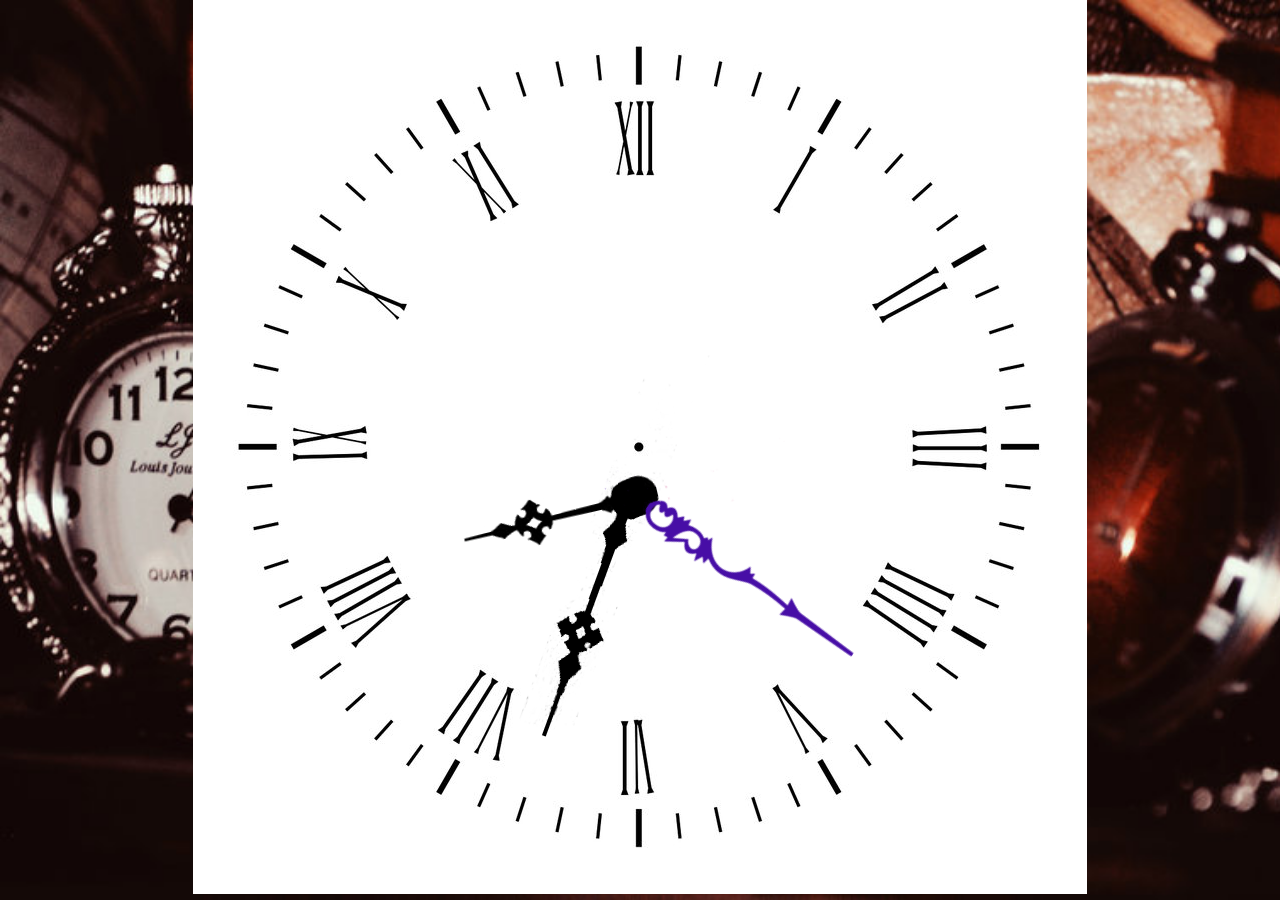
<file: AnalogClock/index.html>
<!DOCTYPE html>
<html>
<head lang="en">
    <meta charset="UTF-8">
    <title>虚拟时钟</title>
    <link href="css/analogClock.css" type="text/css" rel="stylesheet" />
</head>
<body>

    <div class="contain">
        <div class="hour hands" id="hour"></div>
        <div class="minute hands" id="minute"></div>
        <div class="second hands" id="second"></div>

    </div>

    <script src="js/analogClock.js"></script>

</body>
</html>
</file>
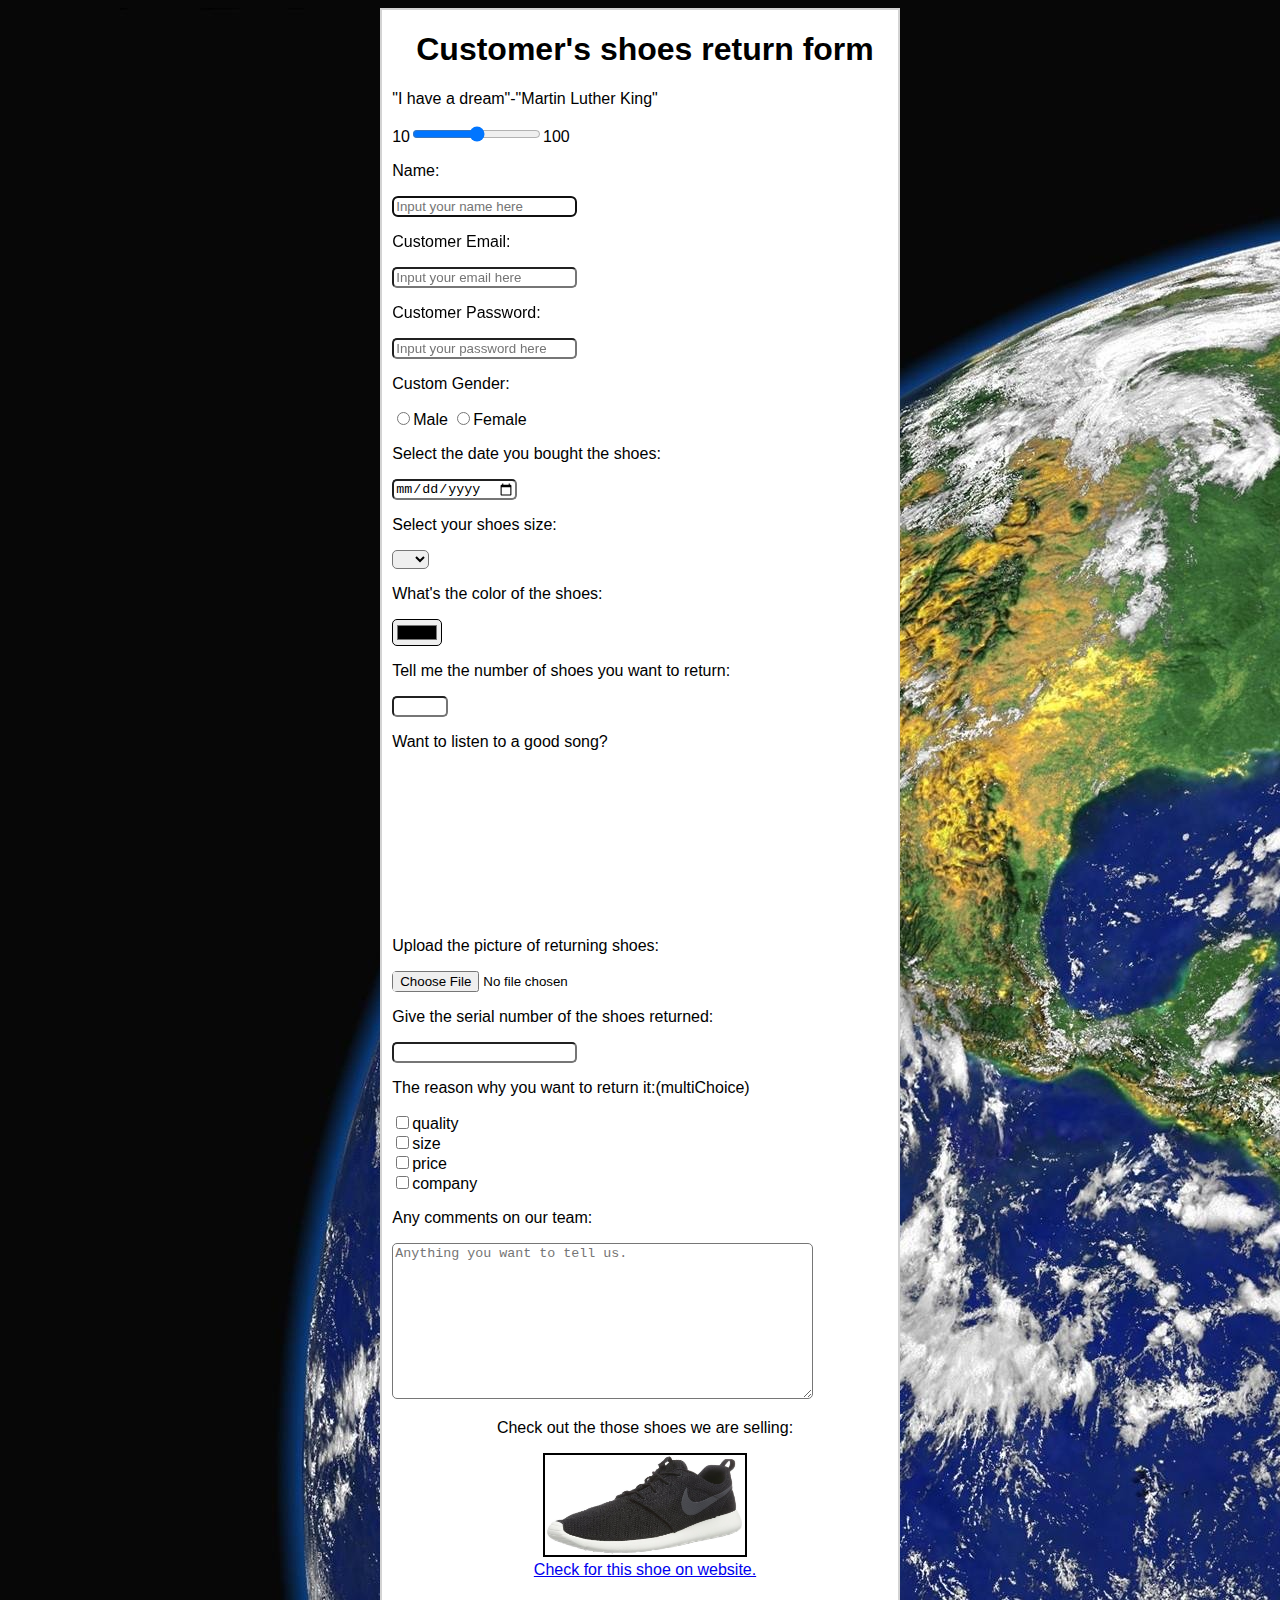
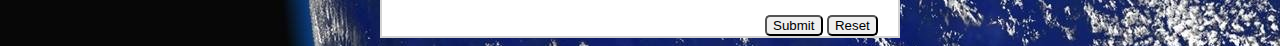
<file: form_creation/index.html>
<!doctype html>
<html>
<head>
    <meta charset="utf-8">
    <title>Form Creation</title>
    <link rel="stylesheet" href="css/myCss.css" type="text/css">
</head>

<body>
    <form class="container">

        <section class="title">
            <h1>Customer's shoes return form</h1>
            <p>"I have a dream"-"Martin Luther King"</p>
        </section>

        <section class="firstPart">
            <p>10<input id="range" type="range" min="10" max="100" name="range">100</p>
            <p>Name:</p>
            <input type="text" name="name" placeholder="Input your name here" autofocus><br/>
            <p>Customer Email:</p>
            <input type="email" name="email" placeholder="Input your email here" autofocus><br/>
            <p>Customer Password:</p>
            <input type="password" name="password" placeholder="Input your password here" autofocus><br/>
            <p>Custom Gender:</p>
            <input type="radio" name="gender">Male
            <input type="radio" name="gender">Female
            <p>Select the date you bought the shoes:</p>
            <input type="date" name="date">
            <p>Select your shoes size:</p>
            <select name="size">
                <option value=""></option>
                <option value="6">6</option>
                <option value="7">7</option>
                <option value="8">8</option>
                <option value="9">9</option>
                <option value="10">10</option>
            </select>
            <p>What's the color of the shoes:</p>
            <input type="color" name="color">
            <p>Tell me the number of shoes you want to return:</p>
            <input type="number" name="number" min="1" max="10">
            <p>Want to listen to a good song?</p>
        </section>

        <section class="video">
            <iframe width="auto" height="auto" src="https://www.youtube.com/embed/5NTqZ347TKY" frameborder="0" allowfullscreen></iframe>
        </section>

        <section class="secondPart">
            <p>Upload the picture of returning shoes:</p>
            <input type="file" name="file">
            <p>Give the serial number of the shoes returned:</p>
            <input type="text" name="serialNum">
            <p>The reason why you want to return it:(multiChoice)</p>
            <input type="checkbox" name="quality">quality<br/>
            <input type="checkbox" name="size">size<br/>
            <input type="checkbox" name="experience">price<br/>
            <input type="checkbox" name="experience">company<br/>
            <p>Any comments on our team:</p>
            <textarea  rows="10" cols="50" placeholder="Anything you want to tell us."></textarea>
        </section>

        <section class="shoe">
            <section class="image">
                <p>Check out the those shoes we are selling:</p>
                <div class="content">
                    <a id="super" target="_blank" href="images/shoe1.jpg">
                    <img id="shoe1" height="100" width="200" src="images/shoe1.jpg" />
                    </a>
                    <div id="desc"><a href="http://www.nike.com/us/en_us/?cp=EUNS_AFF_WG_DE_73669&ref=http%253A%252F%252Ftrack.webgains.com%252Fclick.html%253Fwgcampaignid%253D73669%2526wgprogramid%253D6375%2526clickref%253Dil8abbe6l40115i001s68%2526wgtarget%253Dhttp%253A%252F%252Fnike.com%252F"> Check for this shoe on website.<a/></div>
                </div>
            </section>
        </section>

        <br/>
        <br/>

        <section class="submitAndreset">
            <input type="submit" name="submit">
            <input type="reset">
        </section>

    </form>
</body>
</html>
</file>
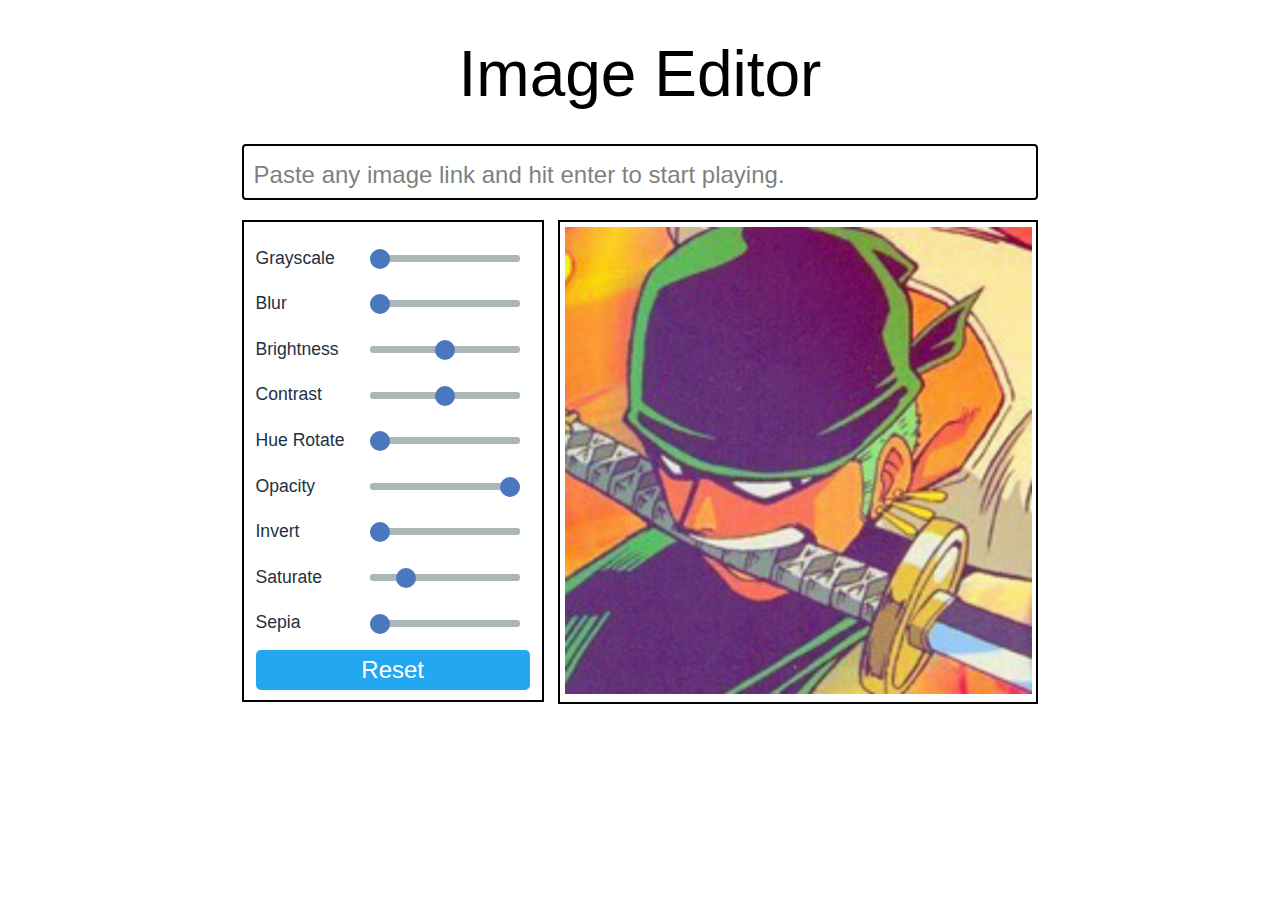
<file: ImgEditor/index.html>
<!doctype html>
<html>
<head>
    <meta charset="utf-8">
    <title>Image Editor</title>
    <link href="css/main.css" type="text/css" rel="stylesheet">
</head>
<body>
    <div class="wrapper">
        <h1>Image Editor</h1>

        <!--Form for collecting image URL-->
        <form id="urlBox" class="center">
            <input class="url-box" type="url" id="imgUrl" placeholder="Paste any image link and hit enter to start playing.">
        </form>

        <!--Controls for CSS filters via range input-->
        <div class="sliders">
            <form id="imageEditor">
                <p>
                    <label for="gs">Grayscale</label>
                    <input id="gs" name="gs" type="range" min="0" max="100" value="0">
                </p>

                <p>
                    <label for="blur">Blur</label>
                    <input id="blur" name="blur" type="range" min="0" max="10" value="0">
                </p>

                <p>
                    <label for="br">Brightness</label>
                    <input id="br" name="br" type="range" min="0" max="200" value="100">
                </p>

                <p>
                    <label for="ct">Contrast</label>
                    <input id="ct" name="ct" type="range" min="0" max="200" value="100">
                </p>

                <p>
                    <label for="huer">Hue Rotate</label>
                    <input id="huer" name="huer" type="range" min="0" max="360" value="0">
                </p>

                <p>
                    <label for="opacity">Opacity</label>
                    <input id="opacity" name="opacity" type="range" min="0" max="100" value="100">
                </p>

                <p>
                    <label for="invert">Invert</label>
                    <input id="invert" name="invert" type="range" min="0" max="100" value="0">
                </p>

                <p>
                    <label for="saturate">Saturate</label>
                    <input id="saturate" name="saturate" type="range" min="0" max="500" value="100">
                </p>

                <p>
                    <label for="sepia">Sepia</label>
                    <input id="sepia" name="sepia" type="range" min="0" max="100" value="0">
                </p>

                <input id="reset" type="reset" form="imageEditor" value="Reset">
            </form>
        </div>

        <!--container where image will be loaded-->
        <div id="imageContainer" class="center">
            <img src="images/aviary_heibai.jpg">
        </div>
    </div>

<script type="text/javascript" src="js/jquery-2.1.0.js"></script>
<script type="text/javascript" src="js/main.js"></script>

</body>
</html>
</file>
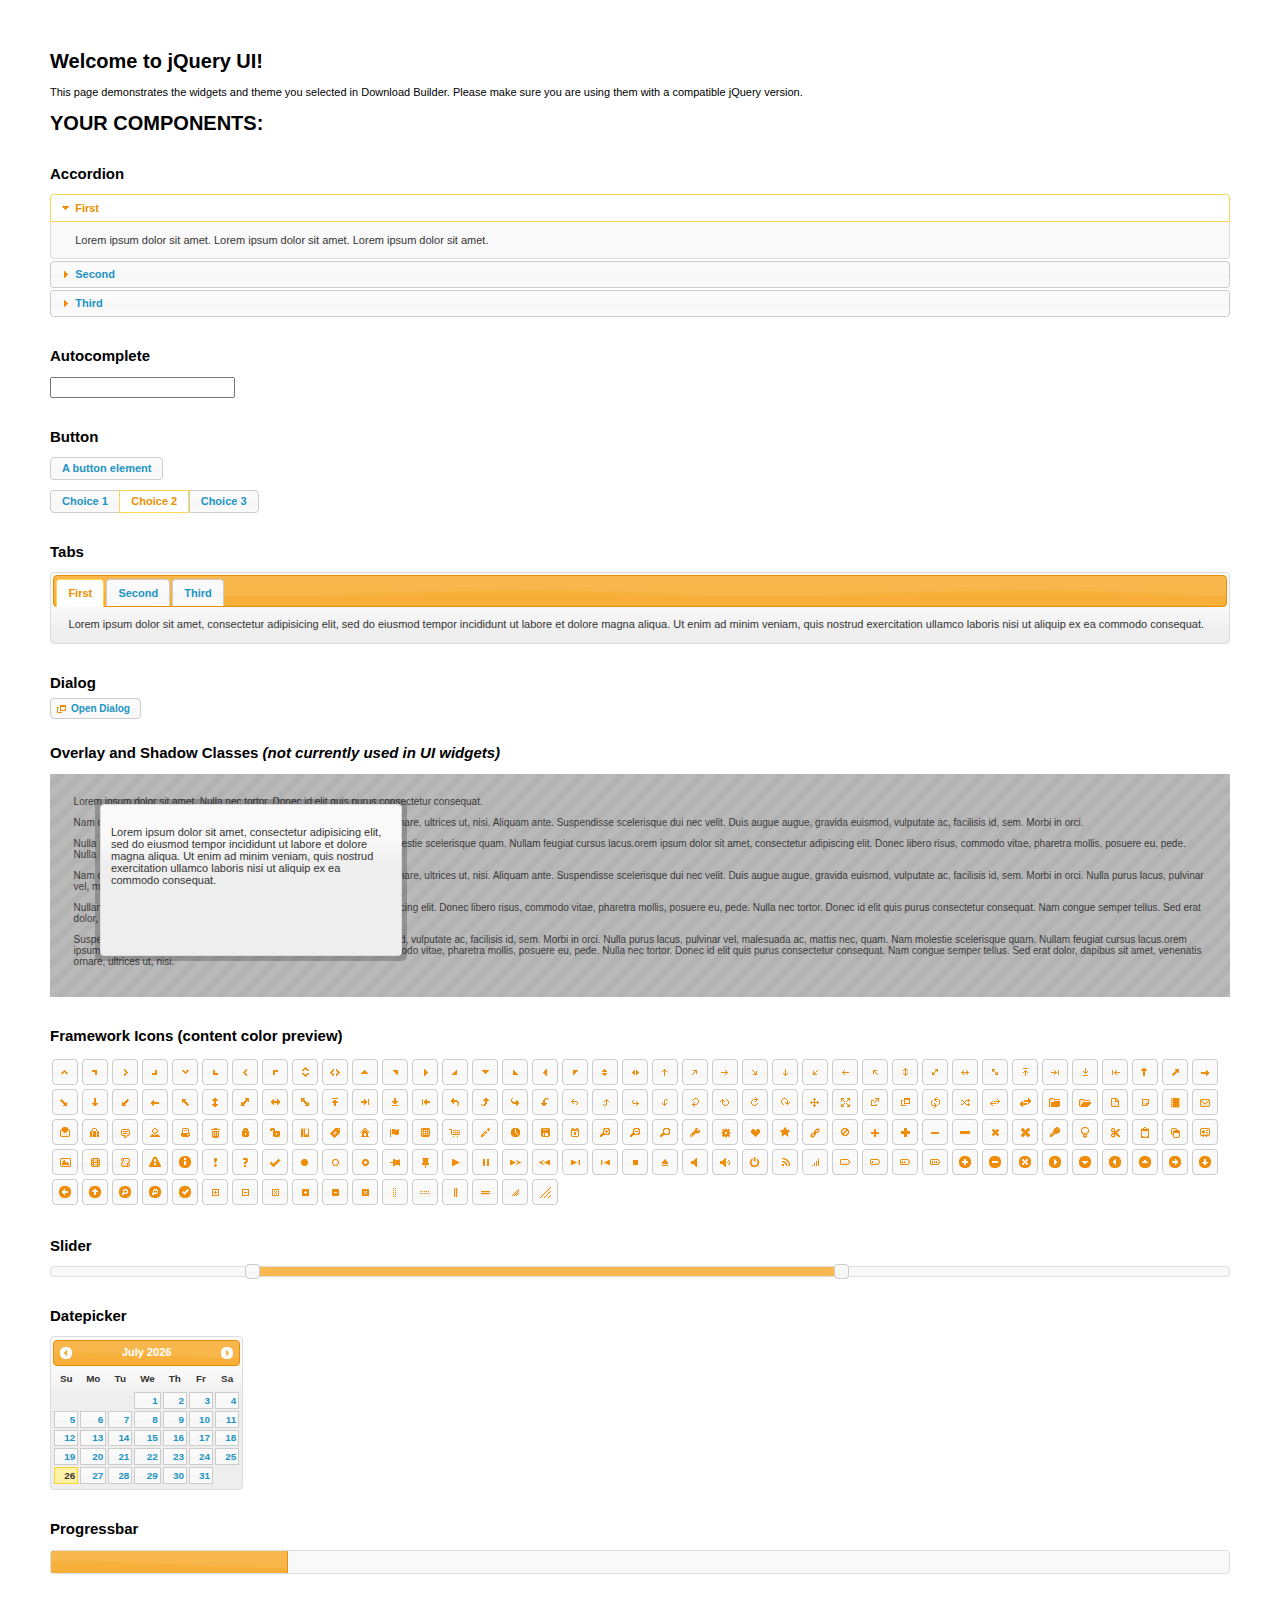
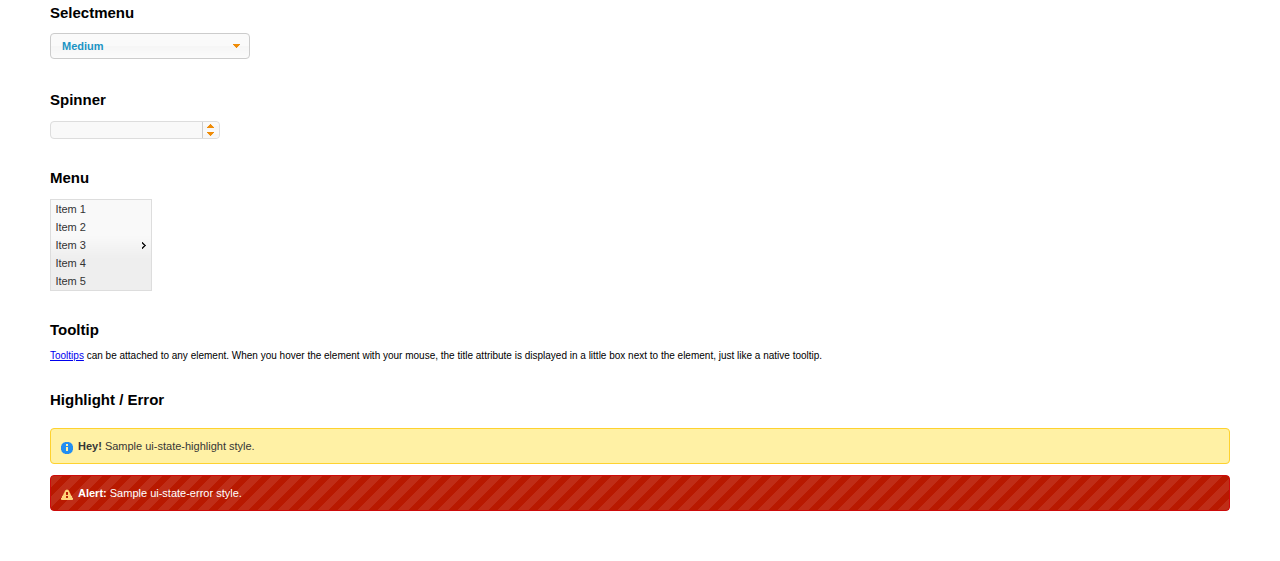
<file: portfolio/app/scripts/vendors/jquery-ui-1.11.4/index.html>
<!doctype html>
<html lang="us">
<head>
	<meta charset="utf-8">
	<title>jQuery UI Example Page</title>
	<link href="jquery-ui.css" rel="stylesheet">
	<style>
	body{
		font: 62.5% "Trebuchet MS", sans-serif;
		margin: 50px;
	}
	.demoHeaders {
		margin-top: 2em;
	}
	#dialog-link {
		padding: .4em 1em .4em 20px;
		text-decoration: none;
		position: relative;
	}
	#dialog-link span.ui-icon {
		margin: 0 5px 0 0;
		position: absolute;
		left: .2em;
		top: 50%;
		margin-top: -8px;
	}
	#icons {
		margin: 0;
		padding: 0;
	}
	#icons li {
		margin: 2px;
		position: relative;
		padding: 4px 0;
		cursor: pointer;
		float: left;
		list-style: none;
	}
	#icons span.ui-icon {
		float: left;
		margin: 0 4px;
	}
	.fakewindowcontain .ui-widget-overlay {
		position: absolute;
	}
	select {
		width: 200px;
	}
	</style>
</head>
<body>

<h1>Welcome to jQuery UI!</h1>

<div class="ui-widget">
	<p>This page demonstrates the widgets and theme you selected in Download Builder. Please make sure you are using them with a compatible jQuery version.</p>
</div>

<h1>YOUR COMPONENTS:</h1>


<!-- Accordion -->
<h2 class="demoHeaders">Accordion</h2>
<div id="accordion">
	<h3>First</h3>
	<div>Lorem ipsum dolor sit amet. Lorem ipsum dolor sit amet. Lorem ipsum dolor sit amet.</div>
	<h3>Second</h3>
	<div>Phasellus mattis tincidunt nibh.</div>
	<h3>Third</h3>
	<div>Nam dui erat, auctor a, dignissim quis.</div>
</div>



<!-- Autocomplete -->
<h2 class="demoHeaders">Autocomplete</h2>
<div>
	<input id="autocomplete" title="type &quot;a&quot;">
</div>



<!-- Button -->
<h2 class="demoHeaders">Button</h2>
<button id="button">A button element</button>
<form style="margin-top: 1em;">
	<div id="radioset">
		<input type="radio" id="radio1" name="radio"><label for="radio1">Choice 1</label>
		<input type="radio" id="radio2" name="radio" checked="checked"><label for="radio2">Choice 2</label>
		<input type="radio" id="radio3" name="radio"><label for="radio3">Choice 3</label>
	</div>
</form>



<!-- Tabs -->
<h2 class="demoHeaders">Tabs</h2>
<div id="tabs">
	<ul>
		<li><a href="#tabs-1">First</a></li>
		<li><a href="#tabs-2">Second</a></li>
		<li><a href="#tabs-3">Third</a></li>
	</ul>
	<div id="tabs-1">Lorem ipsum dolor sit amet, consectetur adipisicing elit, sed do eiusmod tempor incididunt ut labore et dolore magna aliqua. Ut enim ad minim veniam, quis nostrud exercitation ullamco laboris nisi ut aliquip ex ea commodo consequat.</div>
	<div id="tabs-2">Phasellus mattis tincidunt nibh. Cras orci urna, blandit id, pretium vel, aliquet ornare, felis. Maecenas scelerisque sem non nisl. Fusce sed lorem in enim dictum bibendum.</div>
	<div id="tabs-3">Nam dui erat, auctor a, dignissim quis, sollicitudin eu, felis. Pellentesque nisi urna, interdum eget, sagittis et, consequat vestibulum, lacus. Mauris porttitor ullamcorper augue.</div>
</div>



<!-- Dialog NOTE: Dialog is not generated by UI in this demo so it can be visually styled in themeroller-->
<h2 class="demoHeaders">Dialog</h2>
<p><a href="#" id="dialog-link" class="ui-state-default ui-corner-all"><span class="ui-icon ui-icon-newwin"></span>Open Dialog</a></p>

<h2 class="demoHeaders">Overlay and Shadow Classes <em>(not currently used in UI widgets)</em></h2>
<div style="position: relative; width: 96%; height: 200px; padding:1% 2%; overflow:hidden;" class="fakewindowcontain">
	<p>Lorem ipsum dolor sit amet,  Nulla nec tortor. Donec id elit quis purus consectetur consequat. </p><p>Nam congue semper tellus. Sed erat dolor, dapibus sit amet, venenatis ornare, ultrices ut, nisi. Aliquam ante. Suspendisse scelerisque dui nec velit. Duis augue augue, gravida euismod, vulputate ac, facilisis id, sem. Morbi in orci. </p><p>Nulla purus lacus, pulvinar vel, malesuada ac, mattis nec, quam. Nam molestie scelerisque quam. Nullam feugiat cursus lacus.orem ipsum dolor sit amet, consectetur adipiscing elit. Donec libero risus, commodo vitae, pharetra mollis, posuere eu, pede. Nulla nec tortor. Donec id elit quis purus consectetur consequat. </p><p>Nam congue semper tellus. Sed erat dolor, dapibus sit amet, venenatis ornare, ultrices ut, nisi. Aliquam ante. Suspendisse scelerisque dui nec velit. Duis augue augue, gravida euismod, vulputate ac, facilisis id, sem. Morbi in orci. Nulla purus lacus, pulvinar vel, malesuada ac, mattis nec, quam. Nam molestie scelerisque quam. </p><p>Nullam feugiat cursus lacus.orem ipsum dolor sit amet, consectetur adipiscing elit. Donec libero risus, commodo vitae, pharetra mollis, posuere eu, pede. Nulla nec tortor. Donec id elit quis purus consectetur consequat. Nam congue semper tellus. Sed erat dolor, dapibus sit amet, venenatis ornare, ultrices ut, nisi. Aliquam ante. </p><p>Suspendisse scelerisque dui nec velit. Duis augue augue, gravida euismod, vulputate ac, facilisis id, sem. Morbi in orci. Nulla purus lacus, pulvinar vel, malesuada ac, mattis nec, quam. Nam molestie scelerisque quam. Nullam feugiat cursus lacus.orem ipsum dolor sit amet, consectetur adipiscing elit. Donec libero risus, commodo vitae, pharetra mollis, posuere eu, pede. Nulla nec tortor. Donec id elit quis purus consectetur consequat. Nam congue semper tellus. Sed erat dolor, dapibus sit amet, venenatis ornare, ultrices ut, nisi. </p>

	<!-- ui-dialog -->
	<div class="ui-overlay"><div class="ui-widget-overlay"></div><div class="ui-widget-shadow ui-corner-all" style="width: 302px; height: 152px; position: absolute; left: 50px; top: 30px;"></div></div>
	<div style="position: absolute; width: 280px; height: 130px;left: 50px; top: 30px; padding: 10px;" class="ui-widget ui-widget-content ui-corner-all">
		<div class="ui-dialog-content ui-widget-content" style="background: none; border: 0;">
			<p>Lorem ipsum dolor sit amet, consectetur adipisicing elit, sed do eiusmod tempor incididunt ut labore et dolore magna aliqua. Ut enim ad minim veniam, quis nostrud exercitation ullamco laboris nisi ut aliquip ex ea commodo consequat.</p>
		</div>
	</div>

</div>

<!-- ui-dialog -->
<div id="dialog" title="Dialog Title">
	<p>Lorem ipsum dolor sit amet, consectetur adipisicing elit, sed do eiusmod tempor incididunt ut labore et dolore magna aliqua. Ut enim ad minim veniam, quis nostrud exercitation ullamco laboris nisi ut aliquip ex ea commodo consequat.</p>
</div>



<h2 class="demoHeaders">Framework Icons (content color preview)</h2>
<ul id="icons" class="ui-widget ui-helper-clearfix">
	<li class="ui-state-default ui-corner-all" title=".ui-icon-carat-1-n"><span class="ui-icon ui-icon-carat-1-n"></span></li>
	<li class="ui-state-default ui-corner-all" title=".ui-icon-carat-1-ne"><span class="ui-icon ui-icon-carat-1-ne"></span></li>
	<li class="ui-state-default ui-corner-all" title=".ui-icon-carat-1-e"><span class="ui-icon ui-icon-carat-1-e"></span></li>
	<li class="ui-state-default ui-corner-all" title=".ui-icon-carat-1-se"><span class="ui-icon ui-icon-carat-1-se"></span></li>
	<li class="ui-state-default ui-corner-all" title=".ui-icon-carat-1-s"><span class="ui-icon ui-icon-carat-1-s"></span></li>
	<li class="ui-state-default ui-corner-all" title=".ui-icon-carat-1-sw"><span class="ui-icon ui-icon-carat-1-sw"></span></li>
	<li class="ui-state-default ui-corner-all" title=".ui-icon-carat-1-w"><span class="ui-icon ui-icon-carat-1-w"></span></li>
	<li class="ui-state-default ui-corner-all" title=".ui-icon-carat-1-nw"><span class="ui-icon ui-icon-carat-1-nw"></span></li>
	<li class="ui-state-default ui-corner-all" title=".ui-icon-carat-2-n-s"><span class="ui-icon ui-icon-carat-2-n-s"></span></li>
	<li class="ui-state-default ui-corner-all" title=".ui-icon-carat-2-e-w"><span class="ui-icon ui-icon-carat-2-e-w"></span></li>
	<li class="ui-state-default ui-corner-all" title=".ui-icon-triangle-1-n"><span class="ui-icon ui-icon-triangle-1-n"></span></li>
	<li class="ui-state-default ui-corner-all" title=".ui-icon-triangle-1-ne"><span class="ui-icon ui-icon-triangle-1-ne"></span></li>
	<li class="ui-state-default ui-corner-all" title=".ui-icon-triangle-1-e"><span class="ui-icon ui-icon-triangle-1-e"></span></li>
	<li class="ui-state-default ui-corner-all" title=".ui-icon-triangle-1-se"><span class="ui-icon ui-icon-triangle-1-se"></span></li>
	<li class="ui-state-default ui-corner-all" title=".ui-icon-triangle-1-s"><span class="ui-icon ui-icon-triangle-1-s"></span></li>
	<li class="ui-state-default ui-corner-all" title=".ui-icon-triangle-1-sw"><span class="ui-icon ui-icon-triangle-1-sw"></span></li>
	<li class="ui-state-default ui-corner-all" title=".ui-icon-triangle-1-w"><span class="ui-icon ui-icon-triangle-1-w"></span></li>
	<li class="ui-state-default ui-corner-all" title=".ui-icon-triangle-1-nw"><span class="ui-icon ui-icon-triangle-1-nw"></span></li>
	<li class="ui-state-default ui-corner-all" title=".ui-icon-triangle-2-n-s"><span class="ui-icon ui-icon-triangle-2-n-s"></span></li>
	<li class="ui-state-default ui-corner-all" title=".ui-icon-triangle-2-e-w"><span class="ui-icon ui-icon-triangle-2-e-w"></span></li>
	<li class="ui-state-default ui-corner-all" title=".ui-icon-arrow-1-n"><span class="ui-icon ui-icon-arrow-1-n"></span></li>
	<li class="ui-state-default ui-corner-all" title=".ui-icon-arrow-1-ne"><span class="ui-icon ui-icon-arrow-1-ne"></span></li>
	<li class="ui-state-default ui-corner-all" title=".ui-icon-arrow-1-e"><span class="ui-icon ui-icon-arrow-1-e"></span></li>
	<li class="ui-state-default ui-corner-all" title=".ui-icon-arrow-1-se"><span class="ui-icon ui-icon-arrow-1-se"></span></li>
	<li class="ui-state-default ui-corner-all" title=".ui-icon-arrow-1-s"><span class="ui-icon ui-icon-arrow-1-s"></span></li>
	<li class="ui-state-default ui-corner-all" title=".ui-icon-arrow-1-sw"><span class="ui-icon ui-icon-arrow-1-sw"></span></li>
	<li class="ui-state-default ui-corner-all" title=".ui-icon-arrow-1-w"><span class="ui-icon ui-icon-arrow-1-w"></span></li>
	<li class="ui-state-default ui-corner-all" title=".ui-icon-arrow-1-nw"><span class="ui-icon ui-icon-arrow-1-nw"></span></li>
	<li class="ui-state-default ui-corner-all" title=".ui-icon-arrow-2-n-s"><span class="ui-icon ui-icon-arrow-2-n-s"></span></li>
	<li class="ui-state-default ui-corner-all" title=".ui-icon-arrow-2-ne-sw"><span class="ui-icon ui-icon-arrow-2-ne-sw"></span></li>
	<li class="ui-state-default ui-corner-all" title=".ui-icon-arrow-2-e-w"><span class="ui-icon ui-icon-arrow-2-e-w"></span></li>
	<li class="ui-state-default ui-corner-all" title=".ui-icon-arrow-2-se-nw"><span class="ui-icon ui-icon-arrow-2-se-nw"></span></li>
	<li class="ui-state-default ui-corner-all" title=".ui-icon-arrowstop-1-n"><span class="ui-icon ui-icon-arrowstop-1-n"></span></li>
	<li class="ui-state-default ui-corner-all" title=".ui-icon-arrowstop-1-e"><span class="ui-icon ui-icon-arrowstop-1-e"></span></li>
	<li class="ui-state-default ui-corner-all" title=".ui-icon-arrowstop-1-s"><span class="ui-icon ui-icon-arrowstop-1-s"></span></li>
	<li class="ui-state-default ui-corner-all" title=".ui-icon-arrowstop-1-w"><span class="ui-icon ui-icon-arrowstop-1-w"></span></li>
	<li class="ui-state-default ui-corner-all" title=".ui-icon-arrowthick-1-n"><span class="ui-icon ui-icon-arrowthick-1-n"></span></li>
	<li class="ui-state-default ui-corner-all" title=".ui-icon-arrowthick-1-ne"><span class="ui-icon ui-icon-arrowthick-1-ne"></span></li>
	<li class="ui-state-default ui-corner-all" title=".ui-icon-arrowthick-1-e"><span class="ui-icon ui-icon-arrowthick-1-e"></span></li>
	<li class="ui-state-default ui-corner-all" title=".ui-icon-arrowthick-1-se"><span class="ui-icon ui-icon-arrowthick-1-se"></span></li>
	<li class="ui-state-default ui-corner-all" title=".ui-icon-arrowthick-1-s"><span class="ui-icon ui-icon-arrowthick-1-s"></span></li>
	<li class="ui-state-default ui-corner-all" title=".ui-icon-arrowthick-1-sw"><span class="ui-icon ui-icon-arrowthick-1-sw"></span></li>
	<li class="ui-state-default ui-corner-all" title=".ui-icon-arrowthick-1-w"><span class="ui-icon ui-icon-arrowthick-1-w"></span></li>
	<li class="ui-state-default ui-corner-all" title=".ui-icon-arrowthick-1-nw"><span class="ui-icon ui-icon-arrowthick-1-nw"></span></li>
	<li class="ui-state-default ui-corner-all" title=".ui-icon-arrowthick-2-n-s"><span class="ui-icon ui-icon-arrowthick-2-n-s"></span></li>
	<li class="ui-state-default ui-corner-all" title=".ui-icon-arrowthick-2-ne-sw"><span class="ui-icon ui-icon-arrowthick-2-ne-sw"></span></li>
	<li class="ui-state-default ui-corner-all" title=".ui-icon-arrowthick-2-e-w"><span class="ui-icon ui-icon-arrowthick-2-e-w"></span></li>
	<li class="ui-state-default ui-corner-all" title=".ui-icon-arrowthick-2-se-nw"><span class="ui-icon ui-icon-arrowthick-2-se-nw"></span></li>
	<li class="ui-state-default ui-corner-all" title=".ui-icon-arrowthickstop-1-n"><span class="ui-icon ui-icon-arrowthickstop-1-n"></span></li>
	<li class="ui-state-default ui-corner-all" title=".ui-icon-arrowthickstop-1-e"><span class="ui-icon ui-icon-arrowthickstop-1-e"></span></li>
	<li class="ui-state-default ui-corner-all" title=".ui-icon-arrowthickstop-1-s"><span class="ui-icon ui-icon-arrowthickstop-1-s"></span></li>
	<li class="ui-state-default ui-corner-all" title=".ui-icon-arrowthickstop-1-w"><span class="ui-icon ui-icon-arrowthickstop-1-w"></span></li>
	<li class="ui-state-default ui-corner-all" title=".ui-icon-arrowreturnthick-1-w"><span class="ui-icon ui-icon-arrowreturnthick-1-w"></span></li>
	<li class="ui-state-default ui-corner-all" title=".ui-icon-arrowreturnthick-1-n"><span class="ui-icon ui-icon-arrowreturnthick-1-n"></span></li>
	<li class="ui-state-default ui-corner-all" title=".ui-icon-arrowreturnthick-1-e"><span class="ui-icon ui-icon-arrowreturnthick-1-e"></span></li>
	<li class="ui-state-default ui-corner-all" title=".ui-icon-arrowreturnthick-1-s"><span class="ui-icon ui-icon-arrowreturnthick-1-s"></span></li>
	<li class="ui-state-default ui-corner-all" title=".ui-icon-arrowreturn-1-w"><span class="ui-icon ui-icon-arrowreturn-1-w"></span></li>
	<li class="ui-state-default ui-corner-all" title=".ui-icon-arrowreturn-1-n"><span class="ui-icon ui-icon-arrowreturn-1-n"></span></li>
	<li class="ui-state-default ui-corner-all" title=".ui-icon-arrowreturn-1-e"><span class="ui-icon ui-icon-arrowreturn-1-e"></span></li>
	<li class="ui-state-default ui-corner-all" title=".ui-icon-arrowreturn-1-s"><span class="ui-icon ui-icon-arrowreturn-1-s"></span></li>
	<li class="ui-state-default ui-corner-all" title=".ui-icon-arrowrefresh-1-w"><span class="ui-icon ui-icon-arrowrefresh-1-w"></span></li>
	<li class="ui-state-default ui-corner-all" title=".ui-icon-arrowrefresh-1-n"><span class="ui-icon ui-icon-arrowrefresh-1-n"></span></li>
	<li class="ui-state-default ui-corner-all" title=".ui-icon-arrowrefresh-1-e"><span class="ui-icon ui-icon-arrowrefresh-1-e"></span></li>
	<li class="ui-state-default ui-corner-all" title=".ui-icon-arrowrefresh-1-s"><span class="ui-icon ui-icon-arrowrefresh-1-s"></span></li>
	<li class="ui-state-default ui-corner-all" title=".ui-icon-arrow-4"><span class="ui-icon ui-icon-arrow-4"></span></li>
	<li class="ui-state-default ui-corner-all" title=".ui-icon-arrow-4-diag"><span class="ui-icon ui-icon-arrow-4-diag"></span></li>
	<li class="ui-state-default ui-corner-all" title=".ui-icon-extlink"><span class="ui-icon ui-icon-extlink"></span></li>
	<li class="ui-state-default ui-corner-all" title=".ui-icon-newwin"><span class="ui-icon ui-icon-newwin"></span></li>
	<li class="ui-state-default ui-corner-all" title=".ui-icon-refresh"><span class="ui-icon ui-icon-refresh"></span></li>
	<li class="ui-state-default ui-corner-all" title=".ui-icon-shuffle"><span class="ui-icon ui-icon-shuffle"></span></li>
	<li class="ui-state-default ui-corner-all" title=".ui-icon-transfer-e-w"><span class="ui-icon ui-icon-transfer-e-w"></span></li>
	<li class="ui-state-default ui-corner-all" title=".ui-icon-transferthick-e-w"><span class="ui-icon ui-icon-transferthick-e-w"></span></li>
	<li class="ui-state-default ui-corner-all" title=".ui-icon-folder-collapsed"><span class="ui-icon ui-icon-folder-collapsed"></span></li>
	<li class="ui-state-default ui-corner-all" title=".ui-icon-folder-open"><span class="ui-icon ui-icon-folder-open"></span></li>
	<li class="ui-state-default ui-corner-all" title=".ui-icon-document"><span class="ui-icon ui-icon-document"></span></li>
	<li class="ui-state-default ui-corner-all" title=".ui-icon-document-b"><span class="ui-icon ui-icon-document-b"></span></li>
	<li class="ui-state-default ui-corner-all" title=".ui-icon-note"><span class="ui-icon ui-icon-note"></span></li>
	<li class="ui-state-default ui-corner-all" title=".ui-icon-mail-closed"><span class="ui-icon ui-icon-mail-closed"></span></li>
	<li class="ui-state-default ui-corner-all" title=".ui-icon-mail-open"><span class="ui-icon ui-icon-mail-open"></span></li>
	<li class="ui-state-default ui-corner-all" title=".ui-icon-suitcase"><span class="ui-icon ui-icon-suitcase"></span></li>
	<li class="ui-state-default ui-corner-all" title=".ui-icon-comment"><span class="ui-icon ui-icon-comment"></span></li>
	<li class="ui-state-default ui-corner-all" title=".ui-icon-person"><span class="ui-icon ui-icon-person"></span></li>
	<li class="ui-state-default ui-corner-all" title=".ui-icon-print"><span class="ui-icon ui-icon-print"></span></li>
	<li class="ui-state-default ui-corner-all" title=".ui-icon-trash"><span class="ui-icon ui-icon-trash"></span></li>
	<li class="ui-state-default ui-corner-all" title=".ui-icon-locked"><span class="ui-icon ui-icon-locked"></span></li>
	<li class="ui-state-default ui-corner-all" title=".ui-icon-unlocked"><span class="ui-icon ui-icon-unlocked"></span></li>
	<li class="ui-state-default ui-corner-all" title=".ui-icon-bookmark"><span class="ui-icon ui-icon-bookmark"></span></li>
	<li class="ui-state-default ui-corner-all" title=".ui-icon-tag"><span class="ui-icon ui-icon-tag"></span></li>
	<li class="ui-state-default ui-corner-all" title=".ui-icon-home"><span class="ui-icon ui-icon-home"></span></li>
	<li class="ui-state-default ui-corner-all" title=".ui-icon-flag"><span class="ui-icon ui-icon-flag"></span></li>
	<li class="ui-state-default ui-corner-all" title=".ui-icon-calculator"><span class="ui-icon ui-icon-calculator"></span></li>
	<li class="ui-state-default ui-corner-all" title=".ui-icon-cart"><span class="ui-icon ui-icon-cart"></span></li>
	<li class="ui-state-default ui-corner-all" title=".ui-icon-pencil"><span class="ui-icon ui-icon-pencil"></span></li>
	<li class="ui-state-default ui-corner-all" title=".ui-icon-clock"><span class="ui-icon ui-icon-clock"></span></li>
	<li class="ui-state-default ui-corner-all" title=".ui-icon-disk"><span class="ui-icon ui-icon-disk"></span></li>
	<li class="ui-state-default ui-corner-all" title=".ui-icon-calendar"><span class="ui-icon ui-icon-calendar"></span></li>
	<li class="ui-state-default ui-corner-all" title=".ui-icon-zoomin"><span class="ui-icon ui-icon-zoomin"></span></li>
	<li class="ui-state-default ui-corner-all" title=".ui-icon-zoomout"><span class="ui-icon ui-icon-zoomout"></span></li>
	<li class="ui-state-default ui-corner-all" title=".ui-icon-search"><span class="ui-icon ui-icon-search"></span></li>
	<li class="ui-state-default ui-corner-all" title=".ui-icon-wrench"><span class="ui-icon ui-icon-wrench"></span></li>
	<li class="ui-state-default ui-corner-all" title=".ui-icon-gear"><span class="ui-icon ui-icon-gear"></span></li>
	<li class="ui-state-default ui-corner-all" title=".ui-icon-heart"><span class="ui-icon ui-icon-heart"></span></li>
	<li class="ui-state-default ui-corner-all" title=".ui-icon-star"><span class="ui-icon ui-icon-star"></span></li>
	<li class="ui-state-default ui-corner-all" title=".ui-icon-link"><span class="ui-icon ui-icon-link"></span></li>
	<li class="ui-state-default ui-corner-all" title=".ui-icon-cancel"><span class="ui-icon ui-icon-cancel"></span></li>
	<li class="ui-state-default ui-corner-all" title=".ui-icon-plus"><span class="ui-icon ui-icon-plus"></span></li>
	<li class="ui-state-default ui-corner-all" title=".ui-icon-plusthick"><span class="ui-icon ui-icon-plusthick"></span></li>
	<li class="ui-state-default ui-corner-all" title=".ui-icon-minus"><span class="ui-icon ui-icon-minus"></span></li>
	<li class="ui-state-default ui-corner-all" title=".ui-icon-minusthick"><span class="ui-icon ui-icon-minusthick"></span></li>
	<li class="ui-state-default ui-corner-all" title=".ui-icon-close"><span class="ui-icon ui-icon-close"></span></li>
	<li class="ui-state-default ui-corner-all" title=".ui-icon-closethick"><span class="ui-icon ui-icon-closethick"></span></li>
	<li class="ui-state-default ui-corner-all" title=".ui-icon-key"><span class="ui-icon ui-icon-key"></span></li>
	<li class="ui-state-default ui-corner-all" title=".ui-icon-lightbulb"><span class="ui-icon ui-icon-lightbulb"></span></li>
	<li class="ui-state-default ui-corner-all" title=".ui-icon-scissors"><span class="ui-icon ui-icon-scissors"></span></li>
	<li class="ui-state-default ui-corner-all" title=".ui-icon-clipboard"><span class="ui-icon ui-icon-clipboard"></span></li>
	<li class="ui-state-default ui-corner-all" title=".ui-icon-copy"><span class="ui-icon ui-icon-copy"></span></li>
	<li class="ui-state-default ui-corner-all" title=".ui-icon-contact"><span class="ui-icon ui-icon-contact"></span></li>
	<li class="ui-state-default ui-corner-all" title=".ui-icon-image"><span class="ui-icon ui-icon-image"></span></li>
	<li class="ui-state-default ui-corner-all" title=".ui-icon-video"><span class="ui-icon ui-icon-video"></span></li>
	<li class="ui-state-default ui-corner-all" title=".ui-icon-script"><span class="ui-icon ui-icon-script"></span></li>
	<li class="ui-state-default ui-corner-all" title=".ui-icon-alert"><span class="ui-icon ui-icon-alert"></span></li>
	<li class="ui-state-default ui-corner-all" title=".ui-icon-info"><span class="ui-icon ui-icon-info"></span></li>
	<li class="ui-state-default ui-corner-all" title=".ui-icon-notice"><span class="ui-icon ui-icon-notice"></span></li>
	<li class="ui-state-default ui-corner-all" title=".ui-icon-help"><span class="ui-icon ui-icon-help"></span></li>
	<li class="ui-state-default ui-corner-all" title=".ui-icon-check"><span class="ui-icon ui-icon-check"></span></li>
	<li class="ui-state-default ui-corner-all" title=".ui-icon-bullet"><span class="ui-icon ui-icon-bullet"></span></li>
	<li class="ui-state-default ui-corner-all" title=".ui-icon-radio-off"><span class="ui-icon ui-icon-radio-off"></span></li>
	<li class="ui-state-default ui-corner-all" title=".ui-icon-radio-on"><span class="ui-icon ui-icon-radio-on"></span></li>
	<li class="ui-state-default ui-corner-all" title=".ui-icon-pin-w"><span class="ui-icon ui-icon-pin-w"></span></li>
	<li class="ui-state-default ui-corner-all" title=".ui-icon-pin-s"><span class="ui-icon ui-icon-pin-s"></span></li>
	<li class="ui-state-default ui-corner-all" title=".ui-icon-play"><span class="ui-icon ui-icon-play"></span></li>
	<li class="ui-state-default ui-corner-all" title=".ui-icon-pause"><span class="ui-icon ui-icon-pause"></span></li>
	<li class="ui-state-default ui-corner-all" title=".ui-icon-seek-next"><span class="ui-icon ui-icon-seek-next"></span></li>
	<li class="ui-state-default ui-corner-all" title=".ui-icon-seek-prev"><span class="ui-icon ui-icon-seek-prev"></span></li>
	<li class="ui-state-default ui-corner-all" title=".ui-icon-seek-end"><span class="ui-icon ui-icon-seek-end"></span></li>
	<li class="ui-state-default ui-corner-all" title=".ui-icon-seek-first"><span class="ui-icon ui-icon-seek-first"></span></li>
	<li class="ui-state-default ui-corner-all" title=".ui-icon-stop"><span class="ui-icon ui-icon-stop"></span></li>
	<li class="ui-state-default ui-corner-all" title=".ui-icon-eject"><span class="ui-icon ui-icon-eject"></span></li>
	<li class="ui-state-default ui-corner-all" title=".ui-icon-volume-off"><span class="ui-icon ui-icon-volume-off"></span></li>
	<li class="ui-state-default ui-corner-all" title=".ui-icon-volume-on"><span class="ui-icon ui-icon-volume-on"></span></li>
	<li class="ui-state-default ui-corner-all" title=".ui-icon-power"><span class="ui-icon ui-icon-power"></span></li>
	<li class="ui-state-default ui-corner-all" title=".ui-icon-signal-diag"><span class="ui-icon ui-icon-signal-diag"></span></li>
	<li class="ui-state-default ui-corner-all" title=".ui-icon-signal"><span class="ui-icon ui-icon-signal"></span></li>
	<li class="ui-state-default ui-corner-all" title=".ui-icon-battery-0"><span class="ui-icon ui-icon-battery-0"></span></li>
	<li class="ui-state-default ui-corner-all" title=".ui-icon-battery-1"><span class="ui-icon ui-icon-battery-1"></span></li>
	<li class="ui-state-default ui-corner-all" title=".ui-icon-battery-2"><span class="ui-icon ui-icon-battery-2"></span></li>
	<li class="ui-state-default ui-corner-all" title=".ui-icon-battery-3"><span class="ui-icon ui-icon-battery-3"></span></li>
	<li class="ui-state-default ui-corner-all" title=".ui-icon-circle-plus"><span class="ui-icon ui-icon-circle-plus"></span></li>
	<li class="ui-state-default ui-corner-all" title=".ui-icon-circle-minus"><span class="ui-icon ui-icon-circle-minus"></span></li>
	<li class="ui-state-default ui-corner-all" title=".ui-icon-circle-close"><span class="ui-icon ui-icon-circle-close"></span></li>
	<li class="ui-state-default ui-corner-all" title=".ui-icon-circle-triangle-e"><span class="ui-icon ui-icon-circle-triangle-e"></span></li>
	<li class="ui-state-default ui-corner-all" title=".ui-icon-circle-triangle-s"><span class="ui-icon ui-icon-circle-triangle-s"></span></li>
	<li class="ui-state-default ui-corner-all" title=".ui-icon-circle-triangle-w"><span class="ui-icon ui-icon-circle-triangle-w"></span></li>
	<li class="ui-state-default ui-corner-all" title=".ui-icon-circle-triangle-n"><span class="ui-icon ui-icon-circle-triangle-n"></span></li>
	<li class="ui-state-default ui-corner-all" title=".ui-icon-circle-arrow-e"><span class="ui-icon ui-icon-circle-arrow-e"></span></li>
	<li class="ui-state-default ui-corner-all" title=".ui-icon-circle-arrow-s"><span class="ui-icon ui-icon-circle-arrow-s"></span></li>
	<li class="ui-state-default ui-corner-all" title=".ui-icon-circle-arrow-w"><span class="ui-icon ui-icon-circle-arrow-w"></span></li>
	<li class="ui-state-default ui-corner-all" title=".ui-icon-circle-arrow-n"><span class="ui-icon ui-icon-circle-arrow-n"></span></li>
	<li class="ui-state-default ui-corner-all" title=".ui-icon-circle-zoomin"><span class="ui-icon ui-icon-circle-zoomin"></span></li>
	<li class="ui-state-default ui-corner-all" title=".ui-icon-circle-zoomout"><span class="ui-icon ui-icon-circle-zoomout"></span></li>
	<li class="ui-state-default ui-corner-all" title=".ui-icon-circle-check"><span class="ui-icon ui-icon-circle-check"></span></li>
	<li class="ui-state-default ui-corner-all" title=".ui-icon-circlesmall-plus"><span class="ui-icon ui-icon-circlesmall-plus"></span></li>
	<li class="ui-state-default ui-corner-all" title=".ui-icon-circlesmall-minus"><span class="ui-icon ui-icon-circlesmall-minus"></span></li>
	<li class="ui-state-default ui-corner-all" title=".ui-icon-circlesmall-close"><span class="ui-icon ui-icon-circlesmall-close"></span></li>
	<li class="ui-state-default ui-corner-all" title=".ui-icon-squaresmall-plus"><span class="ui-icon ui-icon-squaresmall-plus"></span></li>
	<li class="ui-state-default ui-corner-all" title=".ui-icon-squaresmall-minus"><span class="ui-icon ui-icon-squaresmall-minus"></span></li>
	<li class="ui-state-default ui-corner-all" title=".ui-icon-squaresmall-close"><span class="ui-icon ui-icon-squaresmall-close"></span></li>
	<li class="ui-state-default ui-corner-all" title=".ui-icon-grip-dotted-vertical"><span class="ui-icon ui-icon-grip-dotted-vertical"></span></li>
	<li class="ui-state-default ui-corner-all" title=".ui-icon-grip-dotted-horizontal"><span class="ui-icon ui-icon-grip-dotted-horizontal"></span></li>
	<li class="ui-state-default ui-corner-all" title=".ui-icon-grip-solid-vertical"><span class="ui-icon ui-icon-grip-solid-vertical"></span></li>
	<li class="ui-state-default ui-corner-all" title=".ui-icon-grip-solid-horizontal"><span class="ui-icon ui-icon-grip-solid-horizontal"></span></li>
	<li class="ui-state-default ui-corner-all" title=".ui-icon-gripsmall-diagonal-se"><span class="ui-icon ui-icon-gripsmall-diagonal-se"></span></li>
	<li class="ui-state-default ui-corner-all" title=".ui-icon-grip-diagonal-se"><span class="ui-icon ui-icon-grip-diagonal-se"></span></li>
</ul>


<!-- Slider -->
<h2 class="demoHeaders">Slider</h2>
<div id="slider"></div>



<!-- Datepicker -->
<h2 class="demoHeaders">Datepicker</h2>
<div id="datepicker"></div>



<!-- Progressbar -->
<h2 class="demoHeaders">Progressbar</h2>
<div id="progressbar"></div>



<!-- Progressbar -->
<h2 class="demoHeaders">Selectmenu</h2>
<select id="selectmenu">
	<option>Slower</option>
	<option>Slow</option>
	<option selected="selected">Medium</option>
	<option>Fast</option>
	<option>Faster</option>
</select>



<!-- Spinner -->
<h2 class="demoHeaders">Spinner</h2>
<input id="spinner">



<!-- Menu -->
<h2 class="demoHeaders">Menu</h2>
<ul style="width:100px;" id="menu">
	<li>Item 1</li>
	<li>Item 2</li>
	<li>Item 3
		<ul>
			<li>Item 3-1</li>
			<li>Item 3-2</li>
			<li>Item 3-3</li>
			<li>Item 3-4</li>
			<li>Item 3-5</li>
		</ul>
	</li>
	<li>Item 4</li>
	<li>Item 5</li>
</ul>



<!-- Tooltip -->
<h2 class="demoHeaders">Tooltip</h2>
<p id="tooltip">
	<a href="#" title="That&apos;s what this widget is">Tooltips</a> can be attached to any element. When you hover
the element with your mouse, the title attribute is displayed in a little box next to the element, just like a native tooltip.
</p>


<!-- Highlight / Error -->
<h2 class="demoHeaders">Highlight / Error</h2>
<div class="ui-widget">
	<div class="ui-state-highlight ui-corner-all" style="margin-top: 20px; padding: 0 .7em;">
		<p><span class="ui-icon ui-icon-info" style="float: left; margin-right: .3em;"></span>
		<strong>Hey!</strong> Sample ui-state-highlight style.</p>
	</div>
</div>
<br>
<div class="ui-widget">
	<div class="ui-state-error ui-corner-all" style="padding: 0 .7em;">
		<p><span class="ui-icon ui-icon-alert" style="float: left; margin-right: .3em;"></span>
		<strong>Alert:</strong> Sample ui-state-error style.</p>
	</div>
</div>

<script src="external/jquery/jquery.js"></script>
<script src="jquery-ui.js"></script>
<script>

$( "#accordion" ).accordion();



var availableTags = [
	"ActionScript",
	"AppleScript",
	"Asp",
	"BASIC",
	"C",
	"C++",
	"Clojure",
	"COBOL",
	"ColdFusion",
	"Erlang",
	"Fortran",
	"Groovy",
	"Haskell",
	"Java",
	"JavaScript",
	"Lisp",
	"Perl",
	"PHP",
	"Python",
	"Ruby",
	"Scala",
	"Scheme"
];
$( "#autocomplete" ).autocomplete({
	source: availableTags
});



$( "#button" ).button();
$( "#radioset" ).buttonset();



$( "#tabs" ).tabs();



$( "#dialog" ).dialog({
	autoOpen: false,
	width: 400,
	buttons: [
		{
			text: "Ok",
			click: function() {
				$( this ).dialog( "close" );
			}
		},
		{
			text: "Cancel",
			click: function() {
				$( this ).dialog( "close" );
			}
		}
	]
});

// Link to open the dialog
$( "#dialog-link" ).click(function( event ) {
	$( "#dialog" ).dialog( "open" );
	event.preventDefault();
});



$( "#datepicker" ).datepicker({
	inline: true
});



$( "#slider" ).slider({
	range: true,
	values: [ 17, 67 ]
});



$( "#progressbar" ).progressbar({
	value: 20
});



$( "#spinner" ).spinner();



$( "#menu" ).menu();



$( "#tooltip" ).tooltip();



$( "#selectmenu" ).selectmenu();


// Hover states on the static widgets
$( "#dialog-link, #icons li" ).hover(
	function() {
		$( this ).addClass( "ui-state-hover" );
	},
	function() {
		$( this ).removeClass( "ui-state-hover" );
	}
);
</script>
</body>
</html>
</file>
<file: AnalogClock/css/analogClock.css>
* {
    padding:0;
    margin: 0;
}
body {
    background: url("../images/1.jpg") no-repeat fixed;
    background-size: cover;
    text-align:center;
}

.contain {
    width:894px;
    height:894px;
    background: url("../images/clockface.jpg") no-repeat;
    margin: 0 auto 0 auto;
}

.hands{
    position: absolute;
    left: 47%;
    top:22%;

    -webkit-transform-origin: bottom center;
    -moz-transform-origin: bottom center;
    -o-transform-origin: bottom center;
    -ms-transform-origin: bottom center;;
}
.hour{
    transform-origin:32px 300px;
    height: 600px;
    width:64px;
    background: url("../images/hourhand.png") no-repeat;
}
.minute{
    transform-origin:31px 300px;
    height: 600px;
    width:62px;
    background: url("../images/minhand.png") no-repeat;
}
.second{
    transform-origin:32px 300px;
    height: 600px;
    width: 63px;
    background: url("../images/sehand.png") no-repeat;
}
</file>
<file: form_creation/css/myCss.css>
body {
    background: url("../images/earth.jpg");
    font-family: Helvetica;
}

form.container {
    background-color: white;
    width: 40%;
    height: auto;
    margin:auto;
    border: 2px solid lightgrey;
    padding-left: 10px;
}
section.video {
    text-align: center;
}

section.title > h1 {
    text-align: center;
}

section.shoe {
    text-align:center;
}

section.submitAndreset {
    text-align: right;
    margin-right: 20px;
}

textarea, select, input {
    border-radius: 5px;
}

img#shoe1 {
    border:2px solid black;
}

img#shoe1:hover {
    border:2px solid lightgreen;
}
</file>
<file: ImgEditor/css/main.css>
/*
Reset CSS
*/

html, body, div, span, applet, object, iframe,
h1, h2, h3, h4, h5, h6, p, blockquote, pre,
a, abbr, acronym, address, big, cite, code,
del, dfn, em, img, ins, kbd, q, s, samp,
small, strike, strong, sub, sup, tt, var,
b, u, i, center,
dl, dt, dd, ol, ul, li,
fieldset, form, label, legend,
table, caption, tbody, tfoot, thead, tr, th, td,
article, aside, canvas, details, embed,
figure, figcaption, footer, header, hgroup,
menu, nav, output, ruby, section, summary,
time, mark, audio, video {
    margin: 0;
    padding: 0;
    border: 0;
    font-size: 100%;
    font: inherit;
    vertical-align: baseline;
}

/* HTML5 display-role reset for older browsers */
article, aside, details, figcaption, figure,
footer, header, hgroup, menu, nav, section {
    display: block;
}
body {
    line-height: 1;
}
ol, ul {
    list-style: none;
}
blockquote, q {
    quotes: none;
}
blockquote:before, blockquote:after,
q:before, q:after {
    content: '';
    content: none;
}
table {
    border-collapse: collapse;
    border-spacing: 0;
}

/*
 * Page Styles
 */
body {
    font-family: 'PT Sans', sans-serif;
}

.wrapper {
    margin: 2.5% auto;
    max-width: 960px;
    min-width: 960px;
    padding: 10px;
    text-align: center;
}

h1 {
    text-align: center;
    font-size: 4em;
}

form {
    text-align: center;
}

/* Styles for  URL box */
.url-box {
    display: inline-block;
    margin: 4% auto 2%;
    /*text-align: center;*/
    width: 83%;
    height: 3.5rem;
    font-size: 2rem;
    font-weight: 100;
    outline: none;
    padding-left: 10px;
    border: 2px solid #000;
    border-radius: 4px;
    box-sizing: border-box;
}

.url-box::-webkit-input-placeholder {
    color: #000;
    opacity: 0.5;
    font-size: 1.5rem;
    font-weight: 100;
    padding-top: 5px;
}

.url-box::-moz-placeholder {
    color: #000;
    opacity: 0.5;
    font-size: 0.7em;
    font-weight: 100;
    padding-top: 5px;
}

/* Styles for image container*/

#imageContainer {
    border: 2px solid #000;
    display: inline-block;
    padding: 5px;
    vertical-align: top;
    margin-left: 1%;
    width: 48.6%;
}

#imageContainer img {
    max-height: 467px;
    width: auto;
}

/* Styles for sliders*/
.sliders {
    width: 30%;
    display: inline-block;
    border: 2px solid #000;
    padding-left: 10px;
}
.sliders p {
    margin: 18px 0;
    vertical-align: middle;
}
.sliders label {
    display: inline-block;
    margin: 10px 0 0 0;
    width: 100px;
    font-size: 1.1rem;
    color: #22313F;
    text-align: left;
    vertical-align: middle;
}
.sliders input {
    position: relative;
    margin: 10px 20px 0 10px;
    vertical-align: middle;
}
input[type=range] {
    /*removes default webkit styles*/
    -webkit-appearance: none;

    /*fix for FF unable to apply focus style bug */
    border-radius: 5px;

    /*required for proper track sizing in FF*/
    width: 150px;
}
input[type=range]::-webkit-slider-runnable-track {
    width: 300px;
    height: 7px;
    background: #ABB7B7;
    border: none;
    border-radius: 3px;
}
input[type=range]::-webkit-slider-thumb {
    -webkit-appearance: none;
    border: none;
    height: 20px;
    width: 20px;
    border-radius: 50%;
    background: #4B77BE;
    margin-top: -6px;
    vertical-align: middle;
}
input[type=range]:focus {
    outline: none;
}
input[type=range]:hover {
    cursor: pointer;
}
#reset {
    display: inline-block;
    height: 2.5rem;
    width: 95%;
    background-color: #22A7F0;
    border-radius: 5px;
    cursor: pointer;
    outline: none;
    font-size: 1.5rem;
    color: #fff;
    margin: 0 10px 10px 0px;
    border: 2px solid transparent;
}

#reset:hover {
    color: #22A7F0;
    background-color: #fff;
    border: 2px solid #22A7F0;
}
</file>
